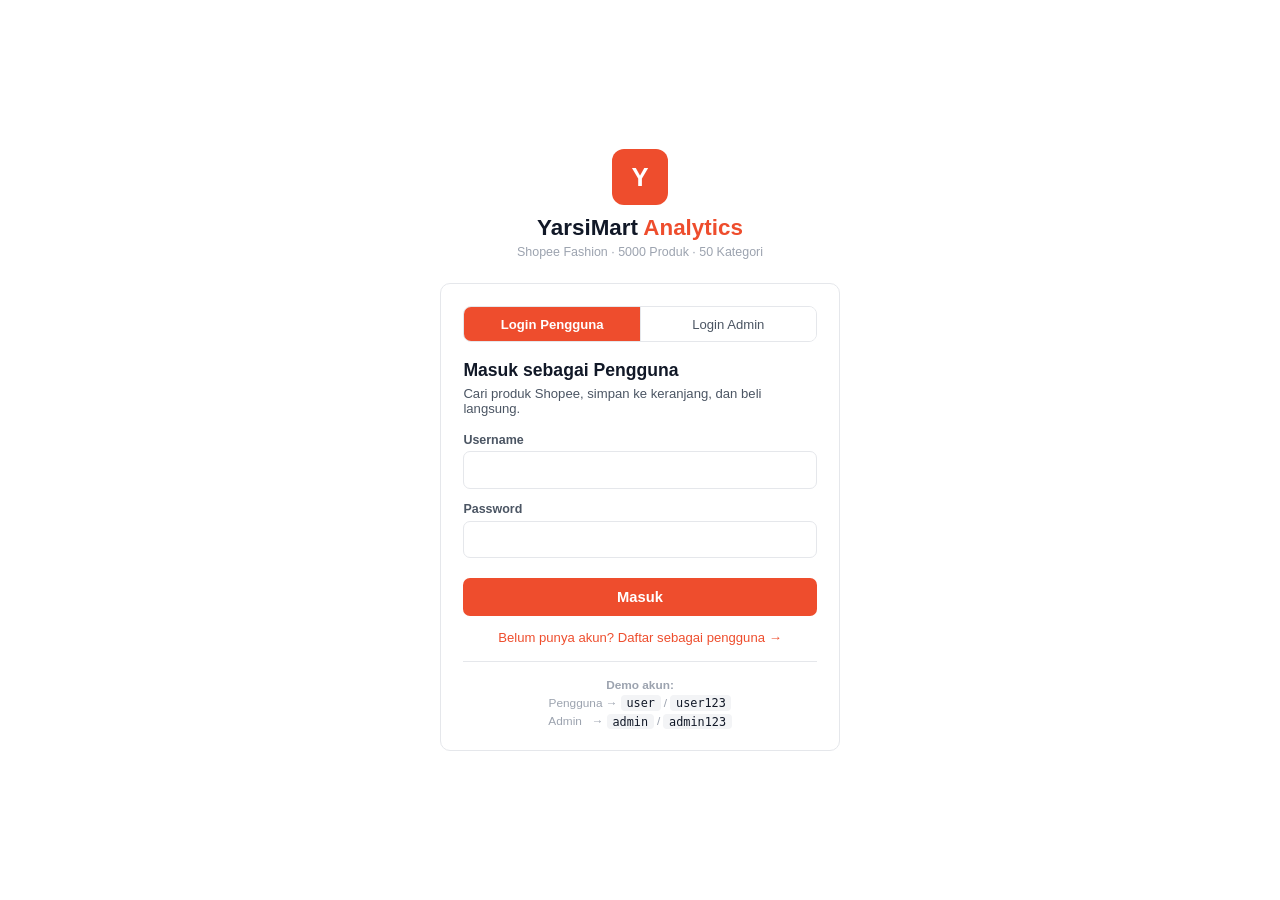
<file: ujicobayarsi/templates/login.html>
<!DOCTYPE html>
<html lang="id">
  <head>
    <meta charset="UTF-8" />
    <meta name="viewport" content="width=device-width, initial-scale=1.0" />
    <title>YarsiMart — Login</title>
    <style>
      :root {
        --primary: #ee4d2d;
        --primary-dark: #d3431f;
        --admin: #6366f1;
        --admin-dark: #4f46e5;
        --bg: #ffffff;
        --surface: #ffffff;
        --border: #e5e7eb;
        --text: #111827;
        --text2: #4b5563;
        --text3: #9ca3af;
        --err-bg: #fef2f2;
        --err-text: #b91c1c;
        --err-border: #fecaca;
      }
      * { box-sizing: border-box; }
      html, body {
        margin: 0;
        padding: 0;
        font-family: -apple-system, BlinkMacSystemFont, "Segoe UI", Roboto, "Helvetica Neue", Arial, sans-serif;
        background: var(--bg);
        color: var(--text);
        min-height: 100vh;
        -webkit-font-smoothing: antialiased;
      }
      .page {
        min-height: 100vh;
        display: flex;
        align-items: center;
        justify-content: center;
        padding: 1.5rem;
      }
      .login-wrap {
        width: 100%;
        max-width: 400px;
      }
      .brand {
        text-align: center;
        margin-bottom: 1.5rem;
      }
      .brand-logo {
        width: 56px;
        height: 56px;
        border-radius: 12px;
        background: var(--primary);
        color: #fff;
        font-weight: 800;
        font-size: 1.6rem;
        display: inline-flex;
        align-items: center;
        justify-content: center;
        margin-bottom: 0.6rem;
      }
      .brand-name {
        font-size: 1.4rem;
        font-weight: 700;
        color: var(--text);
      }
      .brand-name span { color: var(--primary); }
      .brand-tag {
        font-size: 0.78rem;
        color: var(--text3);
        margin-top: 0.25rem;
      }
      .card {
        background: var(--surface);
        border: 1px solid var(--border);
        border-radius: 10px;
        padding: 1.4rem 1.4rem 1.2rem;
      }
      .role-tabs {
        display: grid;
        grid-template-columns: 1fr 1fr;
        gap: 0;
        border: 1px solid var(--border);
        border-radius: 8px;
        overflow: hidden;
        margin-bottom: 1.1rem;
      }
      .role-tab {
        appearance: none;
        background: #fff;
        border: 0;
        padding: 0.6rem 0.7rem;
        font-family: inherit;
        font-size: 0.82rem;
        color: var(--text2);
        cursor: pointer;
        display: inline-flex;
        align-items: center;
        justify-content: center;
        gap: 0.35rem;
      }
      .role-tab + .role-tab { border-left: 1px solid var(--border); }
      .role-tab.active {
        background: var(--primary);
        color: #fff;
        font-weight: 600;
      }
      .role-tabs.is-admin .role-tab.active {
        background: var(--admin);
      }
      h2 {
        margin: 0 0 0.3rem;
        font-size: 1.1rem;
        font-weight: 700;
        color: var(--text);
      }
      .sub {
        margin: 0 0 1.05rem;
        color: var(--text2);
        font-size: 0.82rem;
      }
      .form { display: none; }
      .form.active { display: block; }
      .field { margin-bottom: 0.85rem; }
      .field label {
        display: block;
        font-size: 0.78rem;
        font-weight: 600;
        color: var(--text2);
        margin-bottom: 0.3rem;
      }
      .field input {
        width: 100%;
        padding: 0.6rem 0.75rem;
        border: 1px solid var(--border);
        border-radius: 7px;
        font-family: inherit;
        font-size: 0.9rem;
        color: var(--text);
        background: #fff;
        outline: none;
      }
      .field input:focus { border-color: var(--primary); }
      body.role-admin .field input:focus { border-color: var(--admin); }
      .btn-primary {
        width: 100%;
        padding: 0.7rem 1rem;
        border: 0;
        border-radius: 7px;
        background: var(--primary);
        color: #fff;
        font-family: inherit;
        font-size: 0.92rem;
        font-weight: 600;
        cursor: pointer;
        margin-top: 0.4rem;
      }
      .btn-primary:hover { background: var(--primary-dark); }
      .btn-primary:disabled { opacity: 0.6; cursor: not-allowed; }
      body.role-admin .btn-primary { background: var(--admin); }
      body.role-admin .btn-primary:hover { background: var(--admin-dark); }
      .toggle-link {
        display: block;
        text-align: center;
        margin-top: 0.85rem;
        color: var(--primary);
        font-size: 0.82rem;
        text-decoration: none;
      }
      .toggle-link:hover { text-decoration: underline; }
      body.role-admin .toggle-link { color: var(--admin); }
      .err {
        display: none;
        background: var(--err-bg);
        color: var(--err-text);
        border: 1px solid var(--err-border);
        padding: 0.55rem 0.7rem;
        border-radius: 7px;
        font-size: 0.8rem;
        margin-bottom: 0.85rem;
      }
      .err.show { display: block; }
      .hint {
        margin-top: 1rem;
        font-size: 0.74rem;
        color: var(--text3);
        text-align: center;
        line-height: 1.55;
        border-top: 1px solid var(--border);
        padding-top: 0.85rem;
      }
      .hint code {
        background: #f3f4f6;
        color: var(--text);
        padding: 0.05rem 0.35rem;
        border-radius: 4px;
        font-size: 0.74rem;
      }
    </style>
  </head>
  <body>
    <div class="page">
      <div class="login-wrap">
        <div class="brand">
          <div class="brand-logo">Y</div>
          <div class="brand-name">YarsiMart<span> Analytics</span></div>
          <div class="brand-tag">Shopee Fashion · 5000 Produk · 50 Kategori</div>
        </div>

        <div class="card">
          <div class="role-tabs" id="role-tabs">
            <button class="role-tab active" data-role="user" type="button" onclick="setRole('user')">
              Login Pengguna
            </button>
            <button class="role-tab" data-role="admin" type="button" onclick="setRole('admin')">
              Login Admin
            </button>
          </div>

          <div id="err" class="err"></div>

          <!-- Login form -->
          <form id="form-login" class="form active" onsubmit="return doLogin(event)">
            <h2 id="title-login">Masuk sebagai Pengguna</h2>
            <p class="sub" id="sub-login">Cari produk Shopee, simpan ke keranjang, dan beli langsung.</p>
            <div class="field">
              <label for="login-username">Username</label>
              <input id="login-username" name="username" autocomplete="username" required />
            </div>
            <div class="field">
              <label for="login-password">Password</label>
              <input id="login-password" name="password" type="password" autocomplete="current-password" required />
            </div>
            <button class="btn-primary" type="submit" id="btn-login">Masuk</button>
            <a href="#" class="toggle-link" onclick="showForm('register');return false;" id="link-to-register">
              Belum punya akun? Daftar sebagai pengguna →
            </a>
          </form>

          <!-- Register form (hanya untuk role user) -->
          <form id="form-register" class="form" onsubmit="return doRegister(event)">
            <h2>Daftar Pengguna Baru</h2>
            <p class="sub">Daftar untuk belanja di YarsiMart. Akun admin hanya bisa dibuat oleh sistem.</p>
            <div class="field">
              <label for="reg-display">Nama Tampilan</label>
              <input id="reg-display" name="display_name" placeholder="cth. Budi Santoso" />
            </div>
            <div class="field">
              <label for="reg-username">Username</label>
              <input id="reg-username" name="username" placeholder="huruf kecil, angka, _ atau -" required />
            </div>
            <div class="field">
              <label for="reg-password">Password</label>
              <input id="reg-password" name="password" type="password" autocomplete="new-password" required />
            </div>
            <button class="btn-primary" type="submit" id="btn-register">Daftar &amp; Masuk</button>
            <a href="#" class="toggle-link" onclick="showForm('login');return false;">
              Sudah punya akun? Masuk di sini →
            </a>
          </form>

          <div class="hint">
            <b>Demo akun:</b><br />
            Pengguna → <code>user</code> / <code>user123</code><br />
            Admin &nbsp;&nbsp;→ <code>admin</code> / <code>admin123</code>
          </div>
        </div>
      </div>
    </div>

    <script>
      let currentRole = "user";
      function setRole(r) {
        currentRole = r;
        const tabs = document.getElementById("role-tabs");
        tabs.classList.toggle("is-admin", r === "admin");
        document.body.classList.toggle("role-admin", r === "admin");
        document.querySelectorAll(".role-tab").forEach((b) => {
          b.classList.toggle("active", b.dataset.role === r);
        });
        const isAdmin = r === "admin";
        document.getElementById("title-login").textContent = isAdmin
          ? "Masuk sebagai Admin"
          : "Masuk sebagai Pengguna";
        document.getElementById("sub-login").textContent = isAdmin
          ? "Akses analitik, prediksi AI, dan data keranjang real-time."
          : "Cari produk Shopee, simpan ke keranjang, dan beli langsung.";
        document.getElementById("link-to-register").style.display = isAdmin ? "none" : "block";
        showForm("login");
        hideErr();
      }
      function showForm(name) {
        document.querySelectorAll(".form").forEach((f) => f.classList.remove("active"));
        document.getElementById("form-" + name).classList.add("active");
        hideErr();
      }
      function showErr(msg) {
        const el = document.getElementById("err");
        el.textContent = msg;
        el.classList.add("show");
      }
      function hideErr() {
        document.getElementById("err").classList.remove("show");
      }

      async function doLogin(e) {
        e.preventDefault();
        hideErr();
        const btn = document.getElementById("btn-login");
        btn.disabled = true;
        btn.textContent = "Memeriksa...";
        try {
          const username = document.getElementById("login-username").value.trim();
          const password = document.getElementById("login-password").value;
          const r = await fetch("/api/login", {
            method: "POST",
            headers: { "Content-Type": "application/json" },
            body: JSON.stringify({ username, password, role: currentRole }),
          });
          const data = await r.json();
          if (!r.ok || !data.ok) {
            showErr(data.error || "Gagal login. Coba lagi.");
            return false;
          }
          window.location.href = data.redirect || "/";
        } catch (err) {
          showErr("Tidak bisa terhubung ke server.");
        } finally {
          btn.disabled = false;
          btn.textContent = "Masuk";
        }
        return false;
      }

      async function doRegister(e) {
        e.preventDefault();
        hideErr();
        const btn = document.getElementById("btn-register");
        btn.disabled = true;
        btn.textContent = "Mendaftarkan...";
        try {
          const username = document.getElementById("reg-username").value.trim();
          const password = document.getElementById("reg-password").value;
          const display_name = document.getElementById("reg-display").value.trim();
          const r = await fetch("/api/register", {
            method: "POST",
            headers: { "Content-Type": "application/json" },
            body: JSON.stringify({ username, password, display_name }),
          });
          const data = await r.json();
          if (!r.ok || !data.ok) {
            showErr(data.error || "Gagal daftar. Coba username lain.");
            return false;
          }
          window.location.href = data.redirect || "/user";
        } catch (err) {
          showErr("Tidak bisa terhubung ke server.");
        } finally {
          btn.disabled = false;
          btn.textContent = "Daftar & Masuk";
        }
        return false;
      }
    </script>
  </body>
</html>
</file>
